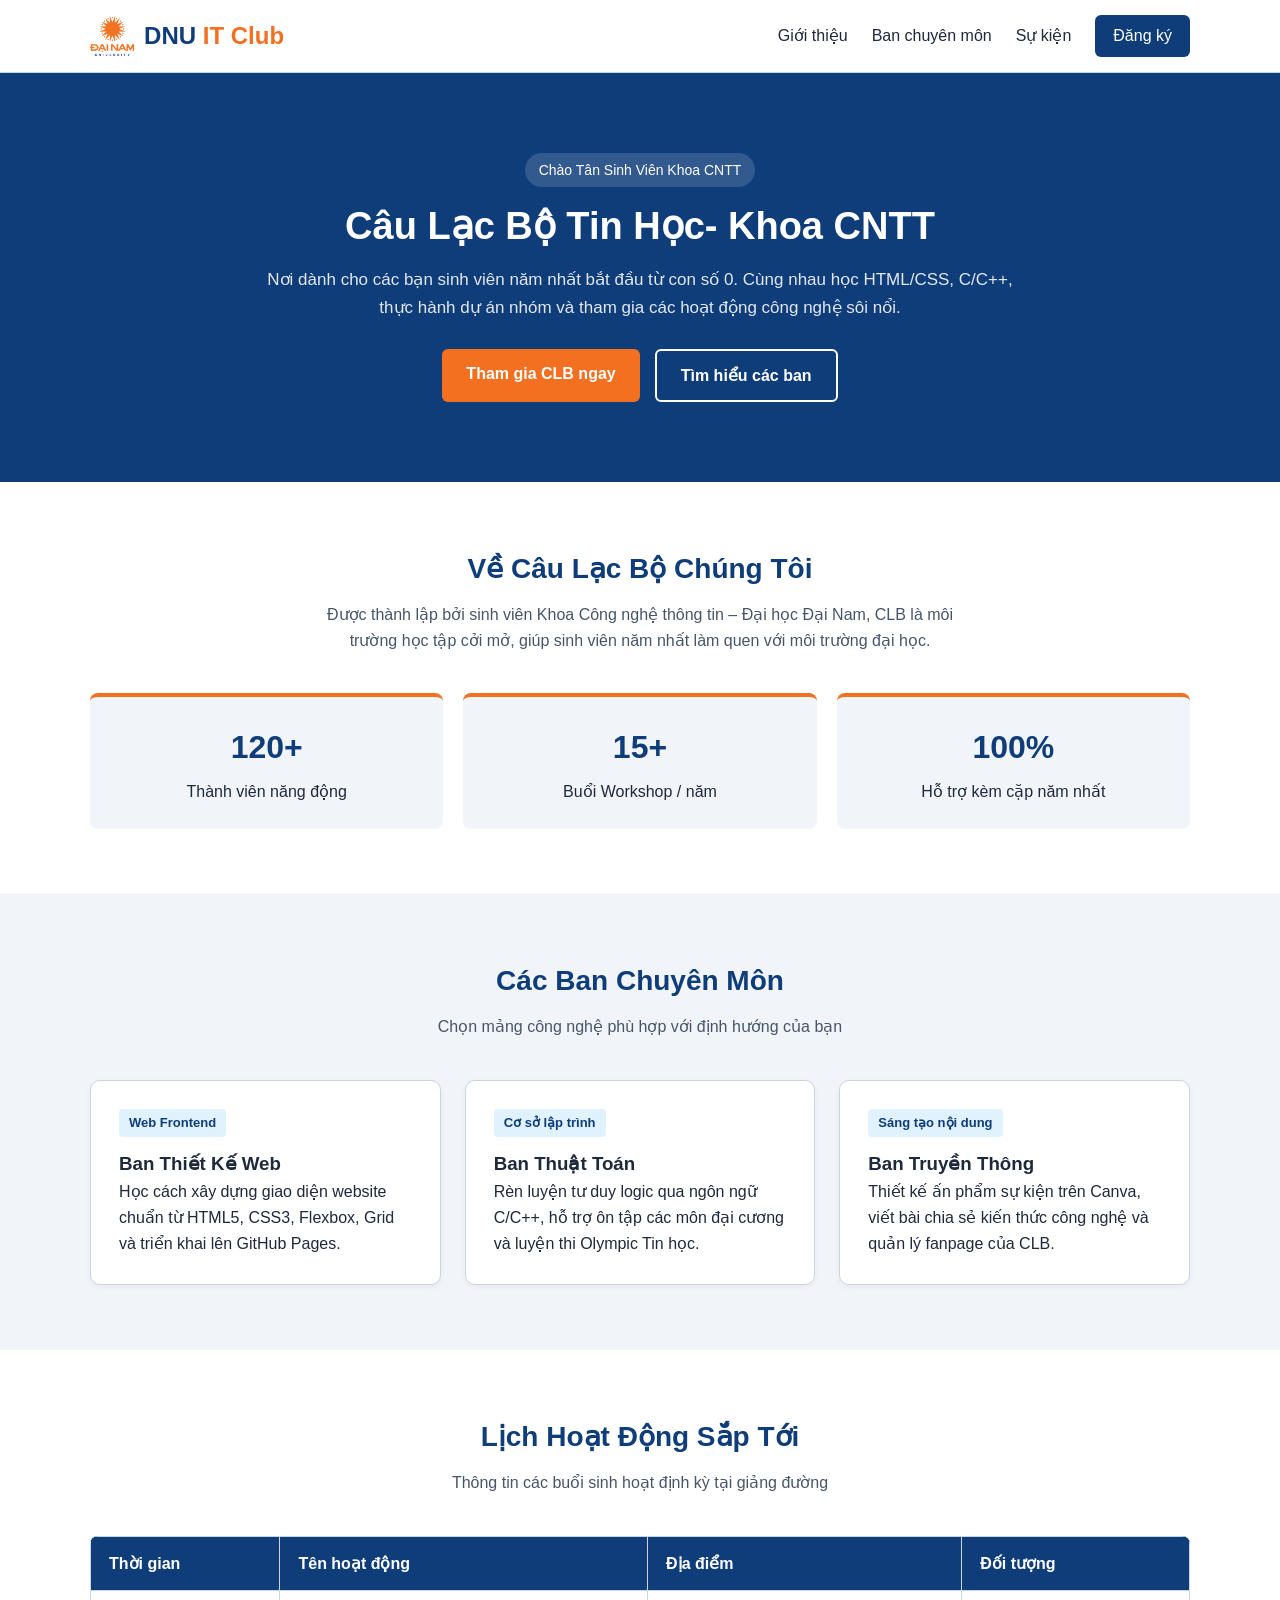
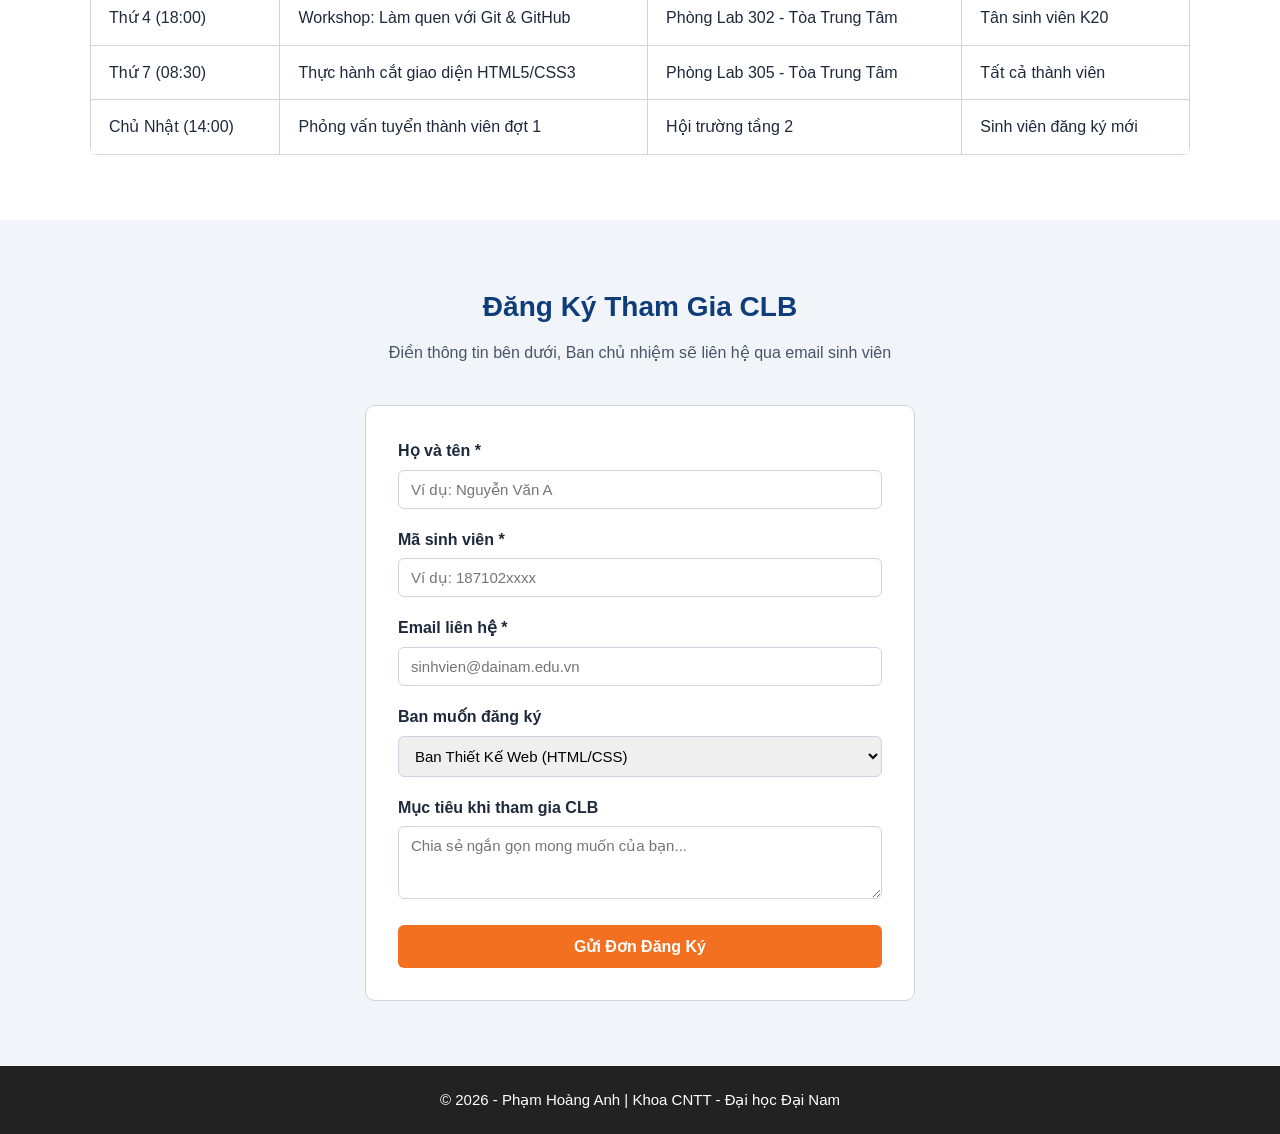
<file: index.html>
<!doctype html>
<html lang="vi">
  <head>
    <meta charset="UTF-8" />
    <meta name="viewport" content="width=device-width, initial-scale=1.0" />
    <title>Câu Lạc Bộ IT - Đại học Đại Nam</title>
    <link rel="stylesheet" href="css/style.css" />
  </head>
  <body>
    <!-- 1. Header và thanh điều hướng -->
    <header class="header">
      <div class="container header-content">
        <a href="#" class="logo">
          <img
            src="assets/logo-DNU.png.png"
            alt="Logo Đại học Đại Nam"
            class="logo-img"
          />
          <div>DNU <span>IT Club</span></div>
        </a>
        <nav class="navbar">
          <a href="#gioi-thieu">Giới thiệu</a>
          <a href="#ban-chuyen-mon">Ban chuyên môn</a>
          <a href="#su-kien">Sự kiện</a>
          <a href="#dang-ky" class="btn-nav">Đăng ký</a>
        </nav>
      </div>
    </header>

    <!-- 2. Phần đầu trang -->
    <section class="banner">
      <div class="container banner-content">
        <span class="badge">Chào Tân Sinh Viên Khoa CNTT</span>
        <h1>Câu Lạc Bộ Tin Học- Khoa CNTT</h1>
        <p>
          Nơi dành cho các bạn sinh viên năm nhất bắt đầu từ con số 0. Cùng nhau
          học HTML/CSS, C/C++, thực hành dự án nhóm và tham gia các hoạt động
          công nghệ sôi nổi.
        </p>
        <div class="banner-buttons">
          <a href="#dang-ky" class="btn btn-primary">Tham gia CLB ngay</a>
          <a href="#ban-chuyen-mon" class="btn btn-outline">Tìm hiểu các ban</a>
        </div>
      </div>
    </section>

    <!-- 3. Phần giới thiệu -->
    <section id="gioi-thieu" class="section">
      <div class="container">
        <h2 class="section-title">Về Câu Lạc Bộ Chúng Tôi</h2>
        <p class="section-desc">
          Được thành lập bởi sinh viên Khoa Công nghệ thông tin – Đại học Đại
          Nam, CLB là môi trường học tập cởi mở, giúp sinh viên năm nhất làm
          quen với môi trường đại học.
        </p>

        <div class="thong-ke">
          <div class="thong-ke-card">
            <h3>120+</h3>
            <p>Thành viên năng động</p>
          </div>
          <div class="thong-ke-card">
            <h3>15+</h3>
            <p>Buổi Workshop / năm</p>
          </div>
          <div class="thong-ke-card">
            <h3>100%</h3>
            <p>Hỗ trợ kèm cặp năm nhất</p>
          </div>
        </div>
      </div>
    </section>

    <!-- 4. Các ban chuyên môn -->
    <section id="ban-chuyen-mon" class="section bg-light">
      <div class="container">
        <h2 class="section-title">Các Ban Chuyên Môn</h2>
        <p class="section-desc">
          Chọn mảng công nghệ phù hợp với định hướng của bạn
        </p>

        <div class="cac-ban">
          <article class="cac-ban-card">
            <div class="the-tag">Web Frontend</div>
            <h3>Ban Thiết Kế Web</h3>
            <p>
              Học cách xây dựng giao diện website chuẩn từ HTML5, CSS3, Flexbox,
              Grid và triển khai lên GitHub Pages.
            </p>
          </article>

          <article class="cac-ban-card">
            <div class="the-tag">Cơ sở lập trình</div>
            <h3>Ban Thuật Toán</h3>
            <p>
              Rèn luyện tư duy logic qua ngôn ngữ C/C++, hỗ trợ ôn tập các môn
              đại cương và luyện thi Olympic Tin học.
            </p>
          </article>

          <article class="cac-ban-card">
            <div class="the-tag">Sáng tạo nội dung</div>
            <h3>Ban Truyền Thông</h3>
            <p>
              Thiết kế ấn phẩm sự kiện trên Canva, viết bài chia sẻ kiến thức
              công nghệ và quản lý fanpage của CLB.
            </p>
          </article>
        </div>
      </div>
    </section>

    <!-- 5. Lịch hoạt động -->
    <section id="su-kien" class="section">
      <div class="container">
        <h2 class="section-title">Lịch Hoạt Động Sắp Tới</h2>
        <p class="section-desc">
          Thông tin các buổi sinh hoạt định kỳ tại giảng đường
        </p>

        <div class="table-wrapper">
          <table class="event-table">
            <thead>
              <tr>
                <th>Thời gian</th>
                <th>Tên hoạt động</th>
                <th>Địa điểm</th>
                <th>Đối tượng</th>
              </tr>
            </thead>
            <tbody>
              <tr>
                <td>Thứ 4 (18:00)</td>
                <td>Workshop: Làm quen với Git & GitHub</td>
                <td>Phòng Lab 302 - Tòa Trung Tâm</td>
                <td>Tân sinh viên K20</td>
              </tr>
              <tr>
                <td>Thứ 7 (08:30)</td>
                <td>Thực hành cắt giao diện HTML5/CSS3</td>
                <td>Phòng Lab 305 - Tòa Trung Tâm</td>
                <td>Tất cả thành viên</td>
              </tr>
              <tr>
                <td>Chủ Nhật (14:00)</td>
                <td>Phỏng vấn tuyển thành viên đợt 1</td>
                <td>Hội trường tầng 2</td>
                <td>Sinh viên đăng ký mới</td>
              </tr>
            </tbody>
          </table>
        </div>
      </div>
    </section>

    <!-- 6. Form đăng ký -->
    <section id="dang-ky" class="section bg-light">
      <div class="container">
        <h2 class="section-title">Đăng Ký Tham Gia CLB</h2>
        <p class="section-desc">
          Điền thông tin bên dưới, Ban chủ nhiệm sẽ liên hệ qua email sinh viên
        </p>

        <form class="register-form" action="cam-on.html" method="get">
          <div class="form-group">
            <label for="fullname">Họ và tên *</label>
            <input
              type="text"
              id="fullname"
              name="fullname"
              placeholder="Ví dụ: Nguyễn Văn A"
              required
            />
          </div>

          <div class="form-group">
            <label for="student-id">Mã sinh viên *</label>
            <input
              type="text"
              id="student-id"
              name="student-id"
              placeholder="Ví dụ: 187102xxxx"
              required
            />
          </div>

          <div class="form-group">
            <label for="email">Email liên hệ *</label>
            <input
              type="email"
              id="email"
              name="email"
              placeholder="sinhvien@dainam.edu.vn"
              required
            />
          </div>

          <div class="form-group">
            <label for="department">Ban muốn đăng ký</label>
            <select id="department" name="department">
              <option value="web">Ban Thiết Kế Web (HTML/CSS)</option>
              <option value="algo">Ban Thuật Toán (C/C++)</option>
              <option value="media">Ban Truyền Thông & Thiết kế</option>
            </select>
          </div>

          <div class="form-group">
            <label for="reason">Mục tiêu khi tham gia CLB</label>
            <textarea
              id="reason"
              name="reason"
              rows="3"
              placeholder="Chia sẻ ngắn gọn mong muốn của bạn..."
            ></textarea>
          </div>

          <button type="submit" class="nut-gui">Gửi Đơn Đăng Ký</button>
        </form>
      </div>
    </section>

    <!-- 7. Chân trang -->
    <footer class="footer">
      <div class="container">
        <p>© 2026 - Phạm Hoàng Anh | Khoa CNTT - Đại học Đại Nam</p>
      </div>
    </footer>
  </body>
</html>
</file>
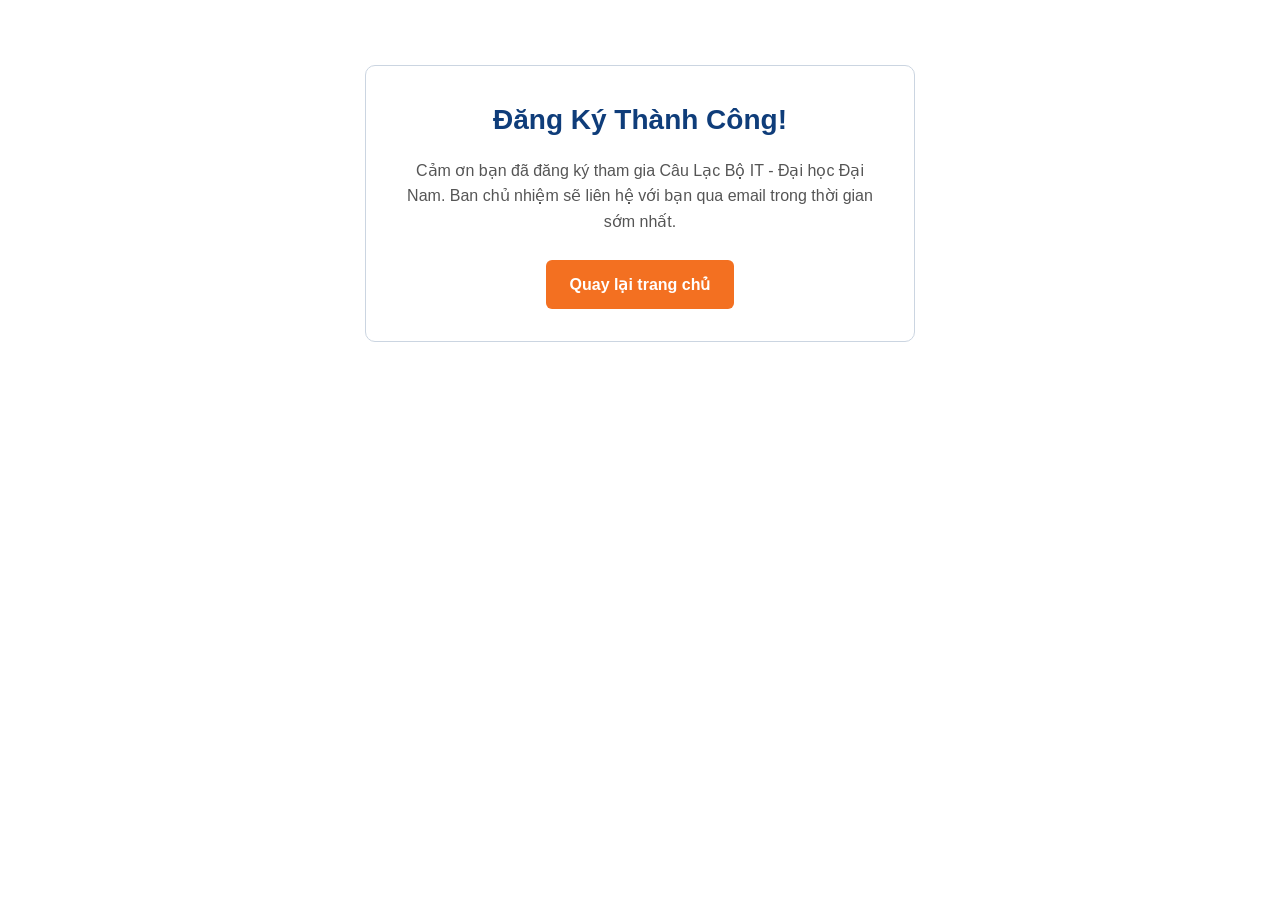
<file: cam-on.html>
<!doctype html>
<html lang="vi">
  <head>
    <meta charset="UTF-8" />
    <meta name="viewport" content="width=device-width, initial-scale=1.0" />
    <title>Đăng Ký Thành Công - DNU IT Club</title>
    <link rel="stylesheet" href="css/style.css" />
  </head>
  <body>
    <section class="section">
      <div class="container">
        <div class="register-form" style="text-align: center">
          <h2 class="section-title">Đăng Ký Thành Công!</h2>
          <p style="margin: 15px 0 25px 0; color: #555">
            Cảm ơn bạn đã đăng ký tham gia Câu Lạc Bộ IT - Đại học Đại Nam. Ban
            chủ nhiệm sẽ liên hệ với bạn qua email trong thời gian sớm nhất.
          </p>
          <a href="index.html" class="btn btn-primary">Quay lại trang chủ</a>
        </div>
      </div>
    </section>
  </body>
</html>
</file>
<file: css/style.css>
/*1. Màu giao diện */
:root {
  --primary-color: #0f3d7a;
  --accent-color: #f37021;
  --text-dark: #1e293b;
  --text-gray: #475569;
  --bg-white: #ffffff;
  --bg-light: #f1f5f9;
  --border-color: #cbd5e1;
}

* {
  margin: 0;
  padding: 0;
  box-sizing: border-box;
}

html {
  scroll-behavior: smooth;
}

body {
  font-family: "Segoe UI", Tahoma, Geneva, Verdana, sans-serif;
  line-height: 1.6;
  color: var(--text-dark);
  background-color: var(--bg-white);
  overflow-x: hidden;
}

.container {
  width: 90%;
  max-width: 1100px;
  margin: 0 auto;
}

/*2. Header và thanh điều hướng */
.header {
  background-color: var(--bg-white);
  border-bottom: 1px solid var(--border-color);
  position: sticky;
  top: 0;
  z-index: 100;
}

.header-content {
  display: flex;
  align-items: center;
  justify-content: space-between;
  align-items: center;
  padding: 15px 0;
}

.logo {
  display: flex;
  align-items: center;
  gap: 10px; /* Khoảng cách giữa logo và chữ */
  font-size: 24px;
  font-weight: bold;
  color: #0f3d7a;
  text-decoration: none;
}

.logo-img {
  height: 40px;
  width: auto;
}

.logo span {
  color: #f37021;
}

.navbar {
  display: flex;
  align-items: center;
  gap: 24px;
}

.navbar a {
  text-decoration: none;
  color: var(--text-dark);
  font-weight: 500;
  transition: color 0.3s ease;
}

.navbar a:hover {
  color: var(--accent-color);
}

.navbar .btn-nav {
  background-color: var(--primary-color);
  color: #fff;
  padding: 8px 18px;
  border-radius: 6px;
  transition: background-color 0.3s ease;
}

.navbar .btn-nav:hover {
  background-color: var(--accent-color);
  color: #fff;
}

/*3. Banner */
.banner {
  background: #0f3d7a;
  color: #ffffff;
  padding: 80px 0;
  text-align: center;
}

.banner-content {
  max-width: 750px;
}

.badge {
  display: inline-block;
  background-color: rgba(255, 255, 255, 0.15);
  padding: 6px 14px;
  border-radius: 20px;
  font-size: 14px;
  margin-bottom: 16px;
}

.banner h1 {
  font-size: 38px;
  margin-bottom: 16px;
  line-height: 1.25;
}

.banner p {
  font-size: 17px;
  color: #e2e8f0;
  margin-bottom: 28px;
}

.banner-buttons {
  display: flex;
  justify-content: center;
  gap: 15px;
  flex-wrap: wrap;
}

/* Nút bấm dùng chung */
.btn {
  display: inline-block;
  padding: 12px 24px;
  border-radius: 6px;
  font-weight: 600;
  text-decoration: none;
  cursor: pointer;
  border: none;
  font-size: 16px;
  transition:
    transform 0.2s ease,
    background-color 0.3s ease;
}

.btn:hover {
  transform: translateY(-2px);
}

.btn-primary {
  background-color: var(--accent-color);
  color: #ffffff;
}

.btn-primary:hover {
  background-color: #d95d14;
}

.btn-outline {
  background-color: transparent;
  border: 2px solid #ffffff;
  color: #ffffff;
}

.btn-outline:hover {
  background-color: #ffffff;
  color: var(--primary-color);
}

/*4. Section chung */
.section {
  padding: 65px 0;
}

.bg-light {
  background-color: var(--bg-light);
}

.section-title {
  text-align: center;
  font-size: 28px;
  color: var(--primary-color);
  margin-bottom: 10px;
}

.section-desc {
  text-align: center;
  color: var(--text-gray);
  max-width: 650px;
  margin: 0 auto 40px auto;
}

/*5. Thống kê */
.thong-ke {
  display: grid;
  grid-template-columns: repeat(3, 1fr);
  gap: 20px;
  text-align: center;
}

.thong-ke-card {
  background-color: var(--bg-light);
  padding: 25px;
  border-radius: 8px;
  border-top: 4px solid var(--accent-color);
}

.thong-ke-card h3 {
  font-size: 32px;
  color: var(--primary-color);
  margin-bottom: 5px;
}

/*6. Các ban chuyên môn */
.cac-ban {
  display: grid;
  grid-template-columns: repeat(3, 1fr);
  gap: 24px;
}

.cac-ban-card {
  background-color: var(--bg-white);
  padding: 28px;
  border-radius: 10px;
  border: 1px solid var(--border-color);
  box-shadow: 0 2px 6px rgba(0, 0, 0, 0.05);
  transition:
    transform 0.3s ease,
    box-shadow 0.3s ease,
    border-color 0.3s ease;
}

/*7. Hiệu ứng khi di chuột vào card */
.cac-ban-card:hover {
  transform: translateY(-6px);
  box-shadow: 0 10px 20px rgba(15, 61, 122, 0.12);
  border-color: var(--primary-color);
}

.the-tag {
  display: inline-block;
  background-color: #e0f2fe;
  color: var(--primary-color);
  font-size: 13px;
  font-weight: 600;
  padding: 4px 10px;
  border-radius: 4px;
  margin-bottom: 12px;
}

.card h3 {
  font-size: 20px;
  margin-bottom: 10px;
  color: var(--text-dark);
}

.card p {
  color: var(--text-gray);
  font-size: 15px;
}

/*8. Bảng lịch sự kiện */
.table-wrapper {
  overflow-x: auto; /* Cho phép cuộn ngang */
}

.event-table {
  width: 100%;
  border-collapse: collapse;
  background-color: var(--bg-white);
  border-radius: 8px;
  overflow: hidden;
  box-shadow: 0 2px 8px rgba(0, 0, 0, 0.06);
}

.event-table th,
.event-table td {
  padding: 14px 18px;
  text-align: left;
  border: 1px solid var(--border-color);
}

.event-table th {
  background-color: var(--primary-color);
  color: #ffffff;
}

.event-table tbody tr:hover {
  background-color: #f8fafc;
}

/*9. Form đăng ký */
.register-form {
  max-width: 550px;
  margin: 0 auto;
  background-color: var(--bg-white);
  padding: 32px;
  border-radius: 10px;
  border: 1px solid var(--border-color);
}

.form-group {
  margin-bottom: 18px;
}

.form-group label {
  display: block;
  font-weight: 600;
  margin-bottom: 6px;
  color: var(--text-dark);
}

.form-group input,
.form-group select,
.form-group textarea {
  width: 100%;
  padding: 10px 12px;
  border: 1px solid var(--border-color);
  border-radius: 6px;
  font-size: 15px;
  font-family: inherit;
  transition: border-color 0.3s ease;
}

/* Hiệu ứng khi bấm vào ô nhập liệu */
.form-group input:focus,
.form-group select:focus,
.form-group textarea:focus {
  outline: none;
  border-color: var(--primary-color);
}

.nut-gui {
  width: 100%;
  background-color: #f37021;
  color: #ffffff;
  padding: 12px;
  border: none;
  border-radius: 6px;
  font-size: 16px;
  font-weight: bold;
  cursor: pointer;
  transition: 0.3s;
}

.nut-gui:hover {
  background-color: #d95d14;
}

/*10. Footer: chân trang */
.footer {
  background-color: #222222;
  color: #ffffff;
  text-align: center;
  padding: 22px 0;
  font-size: 15px;
}

/*11. Responsive */
@media (max-width: 768px) {
  .header-content {
    flex-direction: column;
    gap: 12px;
  }

  .navbar {
    flex-wrap: wrap;
    justify-content: center;
    gap: 14px;
  }

  .hero h1 {
    font-size: 28px;
  }

  .stats-grid,
  .cac-ban {
    grid-template-columns: 1fr; /* Chuyển từ 3 cột thành 1 cột dọc trên điện thoại */
  }
}
</file>
